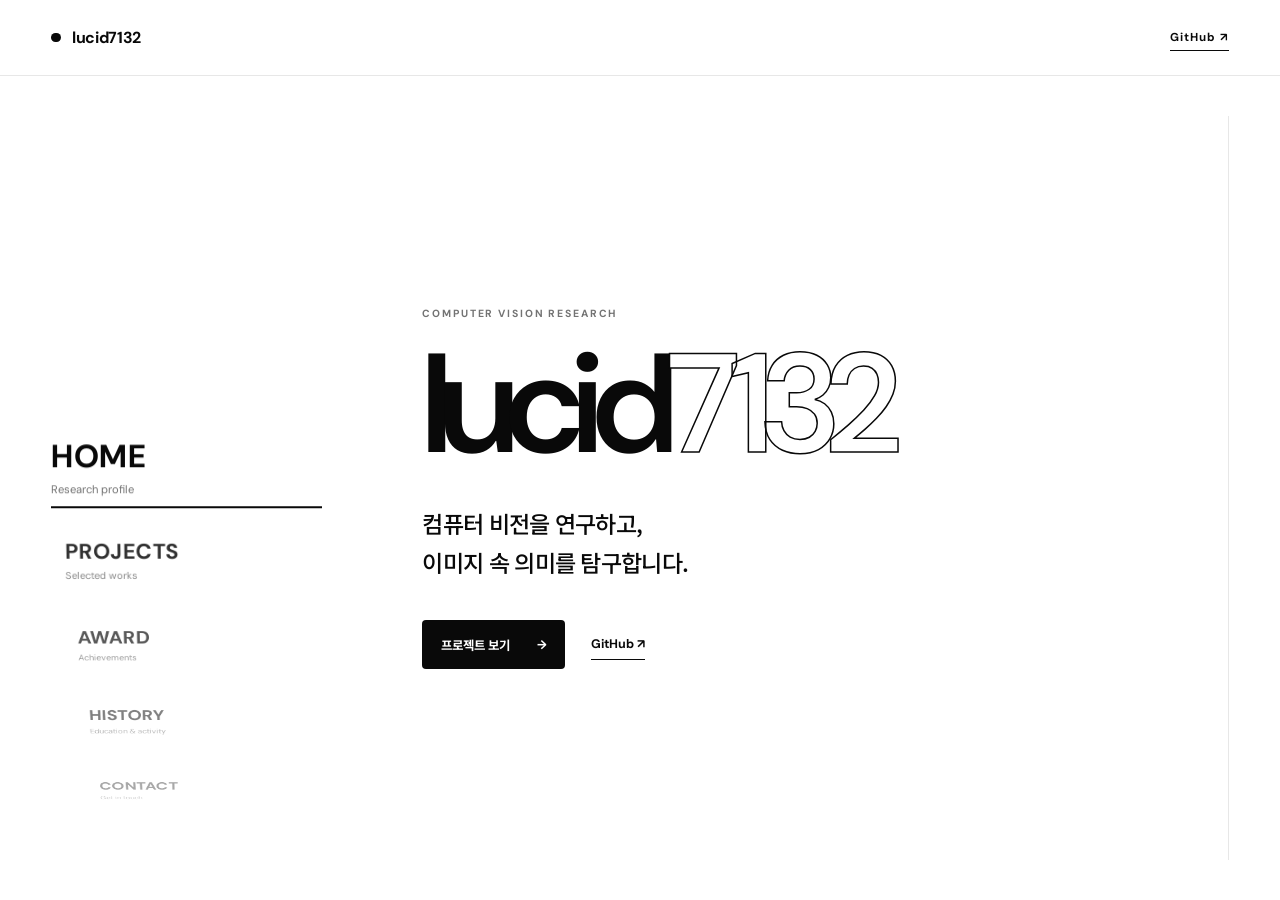
<file: index.html>
<!doctype html>
<html lang="ko">
<head>
  <meta charset="UTF-8"><meta name="viewport" content="width=device-width,initial-scale=1">
  <meta name="description" content="컴퓨터 비전을 연구하는 lucid7132의 프로젝트 포트폴리오">
  <meta name="theme-color" content="#ffffff">
  <meta property="og:title" content="lucid7132 — Computer Vision Research">
  <meta property="og:description" content="컴퓨터 비전을 연구하고 이미지 속 의미를 탐구합니다.">
  <meta property="og:type" content="website"><meta property="og:url" content="https://lucid7132.github.io">
  <title>lucid7132 — Computer Vision Research</title>
  <link rel="preconnect" href="https://fonts.googleapis.com"><link rel="preconnect" href="https://fonts.gstatic.com" crossorigin>
  <link href="https://fonts.googleapis.com/css2?family=DM+Sans:wght@400;500;600;700&family=Noto+Sans+KR:wght@400;500;600;700&display=swap" rel="stylesheet">
  <link rel="stylesheet" href="./css/style.css?v=local-history-5"><script src="./js/main.js?v=local-history-1" defer></script>
</head>
<body data-active-page="home">
<a class="skip" href="#home">홈 화면으로 건너뛰기</a>
<header class="header"><a class="brand page-link" href="#home" data-page="home"><i></i><span>lucid7132</span></a><a class="github-link" href="https://github.com/lucid7132" target="_blank" rel="noreferrer">GitHub ↗</a></header>

<aside class="stack-nav" aria-label="페이지 선택">
  <button class="stack-card page-link" type="button" data-page="home" data-index="0"><strong>HOME</strong><small>Research profile</small></button>
  <button class="stack-card page-link" type="button" data-page="projects" data-index="1"><strong>PROJECTS</strong><small>Selected works</small></button>
  <button class="stack-card page-link" type="button" data-page="award" data-index="2"><strong>AWARD</strong><small>Achievements</small></button>
  <button class="stack-card page-link" type="button" data-page="history" data-index="3"><strong>HISTORY</strong><small>Education & activity</small></button>
  <button class="stack-card page-link" type="button" data-page="contact" data-index="4"><strong>CONTACT</strong><small>Get in touch</small></button>
</aside>

<main id="main">
  <section class="page home active" id="home" data-page-panel="home" aria-hidden="false">
    <div class="home-inner"><p class="eyebrow">COMPUTER VISION RESEARCH</p><h1>lucid<span>7132</span></h1><p class="lead">컴퓨터 비전을 연구하고,<br>이미지 속 의미를 탐구합니다.</p><div class="actions"><button class="btn primary page-link" type="button" data-page="projects">프로젝트 보기 <span>→</span></button><a class="btn text" href="https://github.com/lucid7132" target="_blank" rel="noreferrer">GitHub ↗</a></div></div>
  </section>

  <section class="page projects" id="projects" data-page-panel="projects" aria-hidden="true">
    <div class="projects-inner"><div class="section-head"><p class="num">PROJECT HISTORY</p><h2>수행한<br>프로젝트</h2><p>연구와 프로젝트 기록입니다.</p></div><div class="timeline" aria-hidden="true"></div></div>
  </section>

  <section class="page award-page" id="award" data-page-panel="award" aria-hidden="true">
    <div class="award-list-layout">
      <div class="award-heading"><p class="num">AWARD HISTORY</p><h2>수상<br>이력</h2><p>수상 기록을 한눈에 확인할 수 있습니다.<br>목록이 길어지면 이 영역 안에서 스크롤됩니다.</p></div>
      <div class="award-scroll" aria-label="수상 이력 목록">
        <article class="award-entry" data-award="hackathon">
          <figure class="award-entry-media"><img src="./assets/images/medical-ai-hackathon-2026.jpg" alt="2026 강원대학교 의료 AI 해커톤 최우수상 수상 팀 기념사진"><figcaption>2026.07.29 · KANGWON NATIONAL UNIVERSITY</figcaption></figure>
          <div class="award-entry-copy"><span>2026 MEDICAL AI HACKATHON</span><h3><span class="award-event-title">의료 AI 해커톤</span><br>최우수상 <span class="award-rank">1위</span></h3><p>대장내시경 용종 의심 영역을 실시간으로 분할하는 의료 컴퓨터 비전 프로젝트로 <strong>강원대학교 AI 부트캠프 의료 AI 해커톤</strong>에서 최우수상을 수상했습니다.</p></div>
        </article>
        <article class="award-entry uni2-entry" data-award="uni2">
          <figure class="award-entry-media"><img src="./assets/images/uni2-market-award-2026.jpg" alt="2026 대한민국 학생창업주간 Uni 2 Market 최우수상 수상 사진"><figcaption>2026.07.09 · UNI 2 MARKET</figcaption></figure>
          <div class="award-entry-copy"><span>2026 KOREA STUDENT STARTUP WEEK</span><h3>Uni 2 Market<br>최우수상</h3><p>윤동건·박준영 팀이 교육부 주관 제3회 대한민국 학생창업주간의 <strong>Uni 2 Market</strong>에서 최우수상을 수상했습니다.</p></div>
        </article>
      </div>
    </div>
    <div class="award-detail" aria-hidden="true" aria-label="수상 상세 내용">
      <div class="award-detail-inner">
        <button class="award-detail-back" type="button">← 수상 목록</button>
        <figure class="award-detail-visual"><img id="award-detail-image" src="./assets/images/medical-ai-hackathon-2026.jpg" alt="2026 강원대학교 의료 AI 해커톤 최우수상 수상 팀 기념사진"><figcaption id="award-detail-caption">2026.07.29 · KANGWON NATIONAL UNIVERSITY</figcaption></figure>
        <div class="award-detail-copy">
          <p class="num">AWARD DETAIL</p>
          <span class="award-detail-kicker" id="award-detail-kicker">2026 MEDICAL AI HACKATHON</span>
          <h2 id="award-detail-title"><span class="award-event-title">의료 AI 해커톤</span><br>최우수상 <span class="award-rank">1위</span></h2>
          <p class="award-detail-lead" id="award-detail-lead">대장내시경 용종 의심 영역을 실시간으로 분할하는 의료 컴퓨터 비전 프로젝트로 <strong>강원대학교 AI 부트캠프 의료 AI 해커톤</strong>에서 최우수상을 수상했습니다.</p>
          <div class="award-detail-info"><div><small>PROJECT</small><p id="award-detail-project">실시간 대장내시경 용종 의심 영역 분할</p></div><div><small>APPROACH</small><p id="award-detail-approach">SegFormer-B0 기반 Medical AI · Computer Vision</p></div><div><small>RESULT</small><p id="award-detail-result">2026 의료 AI 해커톤 최우수상 · 1위</p></div></div>
          <a class="award-detail-link" id="award-detail-link" href="https://github.com/lucid7132" target="_blank" rel="noreferrer">GitHub 프로필 보기 ↗</a>
        </div>
      </div>
    </div>
  </section>

  <section class="page history-page" id="history" data-page-panel="history" aria-hidden="true">
    <div class="history-layout">
      <ol class="history-list" aria-label="학업 및 활동 연혁">
        <li class="history-item completed"><time datetime="2026-07-29"><strong>2026</strong><span>07.29 — 07.30</span></time><div><span class="history-status">완료</span><small>HACKATHON</small><h3>강원대학교 AI 부트캠프 의료 AI 해커톤</h3></div></li>
        <li class="history-item completed"><time datetime="2026-07-07"><strong>2026</strong><span>07.07 — 07.09</span></time><div><span class="history-status">완료</span><small>PROGRAM</small><h3>[A07] Uni 2 Market 수료</h3></div></li>
        <li class="history-item completed"><time datetime="2025-08-24"><strong>2025</strong><span>08.24 — 08.28</span></time><div><span class="history-status">완료</span><small>PROGRAM</small><h3>LLM을 활용한 나만의 비서 만들기<br>AI 융합 아카데미 수료</h3></div></li>
        <li class="history-item ongoing"><time datetime="2025-04"><strong>2025</strong><span>04 — PRESENT</span></time><div><span class="history-status">진행 중</span><small>RESEARCH</small><h3>CVMIP Lab 학부연구생</h3></div></li>
        <li class="history-item ongoing"><time datetime="2022-03"><strong>2022</strong><span>03 — PRESENT</span></time><div><span class="history-status">진행 중</span><small>EDUCATION</small><h3>강원대학교 컴퓨터공학과</h3></div></li>
      </ol>
    </div>
  </section>

  <section class="page contact" id="contact" data-page-panel="contact" aria-hidden="true">
    <div class="contact-inner"><p class="num">CONTACT</p><span class="contact-label">LET'S CONNECT</span><h2>새로운 연구와<br>협업에 열려 있습니다.</h2><a class="contact-link" href="https://github.com/lucid7132" target="_blank" rel="noreferrer">GitHub에서 연락하기 <span>↗</span></a></div>
  </section>
</main>
</body></html>
</file>
<file: css/style.css>
:root{--white:#fff;--black:#090909;--gray-25:#fafafa;--gray-50:#f4f4f4;--gray-100:#e7e7e7;--gray-300:#b7b7b7;--gray-500:#737373;--pad:clamp(1.25rem,4vw,4.5rem);--header:4.75rem;--rail:clamp(16rem,22vw,21rem)}*{box-sizing:border-box}html,body{height:100%;overflow:hidden}body{margin:0;color:var(--black);background:var(--white);font-family:"DM Sans","Noto Sans KR","Pretendard","Apple SD Gothic Neo","Malgun Gothic",sans-serif;-webkit-font-smoothing:antialiased}button{color:inherit;font:inherit}a{color:inherit;text-decoration:none}.skip{position:fixed;top:-4rem;left:1rem;z-index:100;padding:.75rem 1rem;background:var(--black);color:white}.skip:focus{top:1rem}.header{position:fixed;z-index:40;inset:0 0 auto;height:var(--header);padding:0 var(--pad);display:flex;align-items:center;justify-content:space-between;border-bottom:1px solid var(--gray-100);background:rgba(255,255,255,.9);backdrop-filter:blur(16px)}.brand{display:flex;align-items:center;gap:.7rem;font-weight:700;letter-spacing:-.02em}.brand i{width:.6rem;height:.6rem;background:var(--black);border-radius:50%}.github-link{font-size:.72rem;font-weight:700;letter-spacing:.08em;border-bottom:1px solid var(--black);padding:.35rem 0}
.stack-nav{position:fixed;z-index:30;left:var(--pad);top:50%;width:calc(var(--rail) - var(--pad));height:min(31rem,66vh);transform:translateY(-47%);perspective:900px;perspective-origin:50% 50%}.stack-label{position:absolute;top:0;left:0;color:var(--gray-500);font-size:.58rem;font-weight:700;letter-spacing:.2em}.stack-card{--offset:0;--depth:0;position:absolute;left:0;top:48%;width:100%;height:7.6rem;padding:1rem 1.1rem;display:grid;grid-template-columns:2.25rem 1fr;grid-template-rows:1fr 1fr;align-items:center;text-align:left;border:1px solid var(--gray-300);border-radius:.6rem;background:rgba(255,255,255,.94);box-shadow:0 calc(var(--depth)*8px + 8px) calc(var(--depth)*16px + 22px) rgba(0,0,0,calc(.06 + var(--depth)*.02));transform-origin:center center;transform:translateY(calc(-50% + var(--offset)*5.3rem)) translateZ(calc(var(--depth)*-3.2rem)) rotateX(calc(var(--offset)*-11deg)) scale(calc(1 - var(--depth)*.055));opacity:calc(1 - var(--depth)*.18);cursor:pointer;transition:transform .58s cubic-bezier(.2,.8,.2,1),opacity .4s,background .35s,color .35s,border-color .35s,box-shadow .5s}.stack-card:hover{border-color:var(--black)}.stack-card.current{color:white;background:var(--black);border-color:var(--black);box-shadow:0 22px 50px rgba(0,0,0,.2)}.stack-card>span{grid-row:1/3;align-self:start;padding-top:.22rem;color:var(--gray-500);font-size:.62rem;font-weight:700}.stack-card.current>span{color:#a9a9a9}.stack-card strong{align-self:end;font-size:1.15rem;letter-spacing:.02em}.stack-card small{align-self:start;margin-top:.2rem;color:var(--gray-500);font-size:.62rem}.stack-card.current small{color:#bdbdbd}.wheel-hint{position:absolute;bottom:0;left:0;display:flex;align-items:center;gap:.7rem;color:var(--gray-500);font-size:.54rem;font-weight:700;letter-spacing:.14em}.wheel-hint i{width:2rem;height:1px;background:var(--gray-300)}
main{position:relative;height:100svh;overflow:hidden}.page{position:absolute;inset:0;padding:var(--header) var(--pad) 0 var(--rail);visibility:hidden;opacity:0;transform:translateY(2rem);pointer-events:none;overflow:hidden;transition:opacity .35s ease,transform .55s cubic-bezier(.2,.8,.2,1),visibility 0s linear .55s}.page.preparing{visibility:visible;transition:none;transform:translateY(2.5rem)}.page.active{visibility:visible;opacity:1;transform:none;pointer-events:auto}.page.leaving{visibility:visible;opacity:0;transform:translateY(-1.5rem);transition:opacity .28s,transform .38s}.page-count{position:absolute;right:var(--pad);bottom:1.5rem;display:flex;align-items:center;gap:.7rem;color:var(--gray-500);font-size:.58rem;font-weight:700;letter-spacing:.15em}.page-count i{width:2.4rem;height:1px;background:var(--gray-300)}
.home{display:grid;align-items:center;background:var(--white)}.home:after{content:"";position:absolute;right:var(--pad);top:calc(var(--header) + 2.5rem);bottom:2.5rem;width:1px;background:var(--gray-100)}.home-inner{width:min(100%,66rem);padding-left:clamp(2rem,6vw,7rem)}.eyebrow,.num{margin:0;color:var(--gray-500);font-size:.65rem;font-weight:700;letter-spacing:.18em}.home h1{margin:1.5rem 0 0;font-size:clamp(5.4rem,11vw,11rem);font-weight:600;line-height:.86;letter-spacing:-.085em}.home h1 span{color:white;-webkit-text-stroke:1.5px var(--black);text-stroke:1.5px var(--black)}.lead{margin:2.4rem 0 0;font-family:"Noto Sans KR","Pretendard","Apple SD Gothic Neo","Malgun Gothic",sans-serif;font-size:clamp(1.15rem,1.8vw,1.5rem);font-weight:500;line-height:1.7;letter-spacing:-.03em}.actions{display:flex;align-items:center;gap:1.6rem;margin-top:2.4rem}.btn{display:inline-flex;align-items:center;gap:1.7rem;border:0;background:none;font-size:.78rem;font-weight:700;cursor:pointer}.primary{padding:.95rem 1.15rem;color:white;background:var(--black);border-radius:.25rem;transition:.2s}.primary:hover{transform:translateY(-2px)}.text{padding:.45rem 0;border-bottom:1px solid var(--black)}
.projects{background:var(--gray-25)}.projects-inner{height:calc(100svh - var(--header));padding:clamp(2.2rem,5vh,4.5rem) 0 4.5rem;display:grid;grid-template-columns:minmax(14rem,.55fr) minmax(0,1.45fr);gap:clamp(2.5rem,5vw,6rem);align-items:start}.section-head{padding-top:.25rem}.section-head h2,.contact h2{margin:1.25rem 0 0;font-family:"Noto Sans KR","Pretendard","Apple SD Gothic Neo","Malgun Gothic",sans-serif;font-size:clamp(2.8rem,5vw,5.2rem);font-weight:600;line-height:1.12;letter-spacing:-.065em}.section-head>p:last-child{margin:2rem 0 0;color:var(--gray-500);font-size:.8rem;line-height:1.8}.timeline{border-top:1px solid var(--black)}.loading{padding:2rem;color:var(--gray-500)}.project-row{display:grid;grid-template-columns:4.5rem minmax(0,1fr) 2.5rem;gap:1.1rem;align-items:start;min-height:clamp(10rem,20vh,12.5rem);padding:1.5rem .3rem;border-bottom:1px solid var(--gray-300);transition:background .22s,padding .22s}.project-row:hover,.project-row:focus-visible{padding-left:.8rem;background:white;outline:none}.project-row time{color:var(--gray-500);font-size:.88rem;font-weight:700}.project-main small{color:var(--gray-500);font-size:.56rem;font-weight:700;letter-spacing:.12em}.project-main h3{margin:.45rem 0 .5rem;font-family:"Noto Sans KR","Pretendard","Apple SD Gothic Neo","Malgun Gothic",sans-serif;font-size:clamp(1.2rem,1.9vw,1.75rem);letter-spacing:-.04em}.project-main p{max-width:44rem;margin:0;color:var(--gray-500);font-size:.78rem;line-height:1.65}.award{display:inline-flex;margin-top:.65rem;padding:.33rem .5rem;color:white;background:var(--black);border-radius:.2rem;font-size:.58rem}.stack{grid-column:2;display:flex;flex-wrap:wrap;gap:.35rem}.stack span{padding:.34rem .5rem;border:1px solid var(--gray-300);border-radius:.2rem;background:white;font-size:.55rem;font-weight:600}.arrow{grid-column:3;grid-row:1/3;width:2.2rem;height:2.2rem;display:grid;place-items:center;border:1px solid var(--gray-300);border-radius:50%;transition:.2s}.project-row:hover .arrow{color:white;background:var(--black);border-color:var(--black);transform:translate(2px,-2px)}
.contact{display:grid;align-items:center;color:white;background:var(--black)}body[data-active-page=contact] .header{color:white;background:rgba(9,9,9,.9);border-color:#222}body[data-active-page=contact] .brand i{background:white}body[data-active-page=contact] .github-link{border-color:white}body[data-active-page=contact] .stack-label,body[data-active-page=contact] .wheel-hint{color:#aaa}body[data-active-page=contact] .stack-card{color:white;background:#151515;border-color:#3b3b3b}body[data-active-page=contact] .stack-card.current{color:var(--black);background:white;border-color:white}body[data-active-page=contact] .stack-card.current>span,body[data-active-page=contact] .stack-card.current small{color:#666}.contact-inner{padding-left:clamp(2rem,6vw,7rem)}.contact .num{color:#aaa}.contact-label{display:block;margin-top:1.8rem;color:#aaa;font-size:.62rem;letter-spacing:.17em}.contact h2{color:white;font-size:clamp(3.2rem,6vw,6.5rem)}.contact-link{display:inline-flex;gap:2.5rem;margin-top:3rem;padding:.9rem 0;border-bottom:1px solid #666;font-weight:600}.contact .page-count{color:#aaa}.contact .page-count i{background:#555}
@media(max-width:900px){:root{--rail:13rem}.stack-nav{width:10.5rem}.stack-card{height:6.5rem;transform:translateY(calc(-50% + var(--offset)*4.5rem)) translateZ(calc(var(--depth)*-2.8rem)) rotateX(calc(var(--offset)*-10deg)) scale(calc(1 - var(--depth)*.06))}.stack-card strong{font-size:.95rem}.stack-card small{display:none}.home-inner,.contact-inner{padding-left:1rem}.projects-inner{grid-template-columns:1fr;gap:1.5rem;padding-top:2rem}.section-head{display:grid;grid-template-columns:1fr 1fr;gap:.75rem}.section-head h2{margin-top:.7rem}.section-head>p:last-child{grid-column:2;grid-row:1/3;margin:0}.project-row{min-height:9rem}}
@media(max-width:650px){:root{--header:4.25rem;--rail:0rem}.header{padding:0 1rem}.stack-nav{left:1rem;right:1rem;top:auto;bottom:.8rem;width:auto;height:4.2rem;transform:none;perspective:none;display:grid;grid-template-columns:repeat(3,1fr);gap:.4rem}.stack-label,.wheel-hint{display:none}.stack-card{position:relative;inset:auto!important;width:auto;height:3.5rem;padding:.55rem .65rem;display:flex;gap:.45rem;justify-content:center;border-radius:.3rem;transform:none!important;opacity:1!important;box-shadow:none}.stack-card>span{grid-row:auto;padding:0;font-size:.5rem}.stack-card strong{font-size:.68rem}.page{padding:var(--header) 1rem 5.4rem}.home-inner,.contact-inner{padding:0;text-align:center}.home h1{font-size:clamp(4.3rem,22vw,7rem)}.lead br{display:none}.actions{justify-content:center}.projects-inner{display:block;padding:1.5rem 0 1rem;overflow-y:auto}.section-head{display:block;margin-bottom:1.2rem}.section-head h2{font-size:2.5rem}.section-head>p:last-child{margin-top:.8rem}.section-head>p:last-child br{display:none}.timeline{margin-bottom:1rem}.project-row{grid-template-columns:3.5rem 1fr 2.1rem;min-height:0;padding:1.2rem .2rem}.project-main p{font-size:.72rem}.page-count{display:none}.contact h2{font-size:clamp(2.8rem,13vw,4.5rem)}}
@media(max-height:700px) and (min-width:651px){.stack-nav{height:27rem}.home-inner,.contact-inner{transform:scale(.86);transform-origin:left center}.projects-inner{padding-top:1.4rem}.project-row{min-height:8.2rem}.section-head>p:last-child{margin-top:1rem}}
@media(prefers-reduced-motion:reduce){.page,.page.leaving,.page.preparing,.stack-card{transition:none}.page{transform:none}}
/* index-typography-stack */
:root{--rail:clamp(20rem,27vw,27rem)}
.stack-nav{width:calc(var(--rail) - var(--pad));height:min(36rem,74vh);perspective:1100px}
.stack-label{font-size:.68rem;letter-spacing:.24em}
.stack-card{height:9rem;padding:.75rem 0;grid-template-columns:3.25rem 1fr;border:0;border-radius:0;background:transparent;box-shadow:none;transform:translateY(calc(-50% + var(--offset)*6.25rem)) translateZ(calc(var(--depth)*-3.8rem)) rotateX(calc(var(--offset)*-9deg)) scale(calc(1 - var(--depth)*.045));opacity:calc(1 - var(--depth)*.16);transition:transform .58s cubic-bezier(.2,.8,.2,1),opacity .4s,color .35s}
.stack-card:after{content:"";position:absolute;left:3.25rem;right:100%;bottom:1.25rem;height:2px;background:currentColor;transition:right .4s cubic-bezier(.2,.8,.2,1)}
.stack-card:hover{border:0;color:var(--black)}
.stack-card.current{color:var(--black);background:transparent;border:0;box-shadow:none}
.stack-card.current:after{right:12%}
.stack-card>span{font-size:.72rem}.stack-card.current>span{color:var(--black)}
.stack-card strong{font-size:1.5rem;transition:font-size .35s}.stack-card.current strong{font-size:2rem}
.stack-card small{font-size:.7rem}.stack-card.current small{color:var(--gray-500)}
.wheel-hint{font-size:.62rem}.wheel-hint i{width:2.8rem}
body[data-active-page=contact] .stack-card{color:#777;background:transparent;border:0}
body[data-active-page=contact] .stack-card.current{color:white;background:transparent;border:0}
body[data-active-page=contact] .stack-card.current>span,body[data-active-page=contact] .stack-card.current small{color:#aaa}
@media(max-width:900px){:root{--rail:16rem}.stack-nav{width:13.5rem}.stack-card{height:7.5rem;grid-template-columns:2.6rem 1fr;transform:translateY(calc(-50% + var(--offset)*5.2rem)) translateZ(calc(var(--depth)*-3rem)) rotateX(calc(var(--offset)*-8deg)) scale(calc(1 - var(--depth)*.05))}.stack-card:after{left:2.6rem}.stack-card strong{font-size:1.15rem}.stack-card.current strong{font-size:1.5rem}}
@media(max-width:650px){:root{--rail:0rem}.stack-nav{width:auto;height:4.2rem}.stack-card{height:3.5rem;padding:.55rem .3rem;border:0;background:transparent}.stack-card:after{left:20%;right:80%;bottom:.25rem;height:1px}.stack-card.current:after{right:20%}.stack-card.current{color:var(--black);background:transparent}.stack-card strong,.stack-card.current strong{font-size:.72rem}body[data-active-page=contact] .stack-card{background:transparent}body[data-active-page=contact] .stack-card.current{color:white;background:transparent}}

/* award-page-and-numberless-stack */
.stack-nav{height:min(40rem,78vh)}
.stack-card{display:block;padding:1.35rem 0;text-align:left}
.stack-card strong,.stack-card small{display:block}
.stack-card strong{margin-top:1.15rem}.stack-card small{margin-top:.35rem}
.stack-card:after{left:0}.stack-card.current:after{right:8%}
.award-page{background:var(--gray-50)}
.award-layout{width:min(100%,92rem);height:calc(100svh - var(--header));padding:clamp(2rem,4vh,3.5rem) 0 4rem;display:grid;grid-template-columns:minmax(0,1.2fr) minmax(20rem,.8fr);gap:clamp(2.5rem,5vw,6rem);align-items:center}
.award-figure{margin:0;min-width:0}.award-figure img{display:block;width:100%;max-height:68vh;aspect-ratio:4/3;object-fit:cover;filter:grayscale(1) contrast(1.04);transition:filter .6s ease}.award-figure:hover img{filter:grayscale(.15) contrast(1.02)}.award-figure figcaption{margin-top:.75rem;color:var(--gray-500);font-size:.56rem;font-weight:700;letter-spacing:.13em}
.award-copy{max-width:34rem}.award-kicker{display:block;margin-top:1.5rem;color:var(--gray-500);font-size:.62rem;font-weight:700;letter-spacing:.16em}.award-copy h2{margin:1rem 0 0;font-family:"Noto Sans KR","Pretendard","Apple SD Gothic Neo","Malgun Gothic",sans-serif;font-size:clamp(3.4rem,6vw,6.6rem);font-weight:600;line-height:.95;letter-spacing:-.07em}.award-copy h2 em{font-style:normal;color:white;-webkit-text-stroke:1.5px var(--black);text-stroke:1.5px var(--black)}.award-description{margin:2rem 0 0;color:var(--gray-500);font-size:.84rem;line-height:1.8}.award-description strong{color:var(--black)}.award-copy dl{display:grid;grid-template-columns:repeat(3,1fr);gap:1rem;margin:2rem 0 0;padding-top:1.25rem;border-top:1px solid var(--gray-300)}.award-copy dl div{min-width:0}.award-copy dt{color:var(--gray-500);font-size:.52rem;font-weight:700;letter-spacing:.12em}.award-copy dd{margin:.45rem 0 0;font-size:.68rem;font-weight:600;line-height:1.4}.award-link{display:inline-flex;gap:2.5rem;margin-top:2rem;padding:.75rem 0;border-bottom:1px solid var(--black);font-size:.75rem;font-weight:700}
@media(max-width:1100px){.award-layout{grid-template-columns:1fr 1fr;gap:2rem}.award-copy dl{grid-template-columns:1fr 1fr}.award-copy dl div:last-child{display:none}}
@media(max-width:900px){.stack-nav{height:min(34rem,72vh)}.stack-card{padding:1rem 0}.stack-card strong{margin-top:.8rem}.award-layout{grid-template-columns:1.05fr .95fr;padding-top:2rem}.award-figure img{max-height:58vh}.award-description{font-size:.76rem}.award-copy dl{display:none}}
@media(max-width:650px){.stack-nav{height:4.2rem}.stack-card{display:flex;padding:.55rem .3rem;text-align:center}.stack-card strong,.stack-card.current strong{margin:0}.stack-card:after{left:20%}.stack-card.current:after{right:20%}.award-page{overflow-y:auto}.award-layout{height:auto;min-height:calc(100svh - var(--header) - 5.4rem);display:block;padding:1.25rem 0 2rem}.award-figure img{max-height:none;aspect-ratio:16/10}.award-figure figcaption{margin-top:.5rem}.award-copy{margin-top:1.5rem}.award-kicker{margin-top:.75rem}.award-copy h2{font-size:3.4rem}.award-description{margin-top:1.2rem}.award-link{margin-top:1.25rem}}

/* context-scroll-lists */
.timeline{max-height:calc(100svh - var(--header) - 6.5rem);overflow-y:auto;overscroll-behavior:contain;scrollbar-width:thin;scrollbar-color:var(--gray-300) transparent}
.award-list-layout{height:calc(100svh - var(--header));padding:clamp(2rem,4vh,3.5rem) 0 4rem;display:grid;grid-template-columns:minmax(14rem,.5fr) minmax(0,1.5fr);gap:clamp(2.5rem,5vw,6rem)}
.award-heading{padding-top:.25rem}.award-heading h2{margin:1.25rem 0 0;font-family:"Noto Sans KR","Pretendard","Apple SD Gothic Neo","Malgun Gothic",sans-serif;font-size:clamp(2.8rem,5vw,5.2rem);font-weight:600;line-height:1.12;letter-spacing:-.065em}.award-heading>p:last-child{margin:2rem 0 0;color:var(--gray-500);font-size:.8rem;line-height:1.8}
.award-scroll{min-height:0;max-height:calc(100svh - var(--header) - 7rem);overflow-y:auto;overscroll-behavior:contain;padding-right:.65rem;border-top:1px solid var(--black);scrollbar-width:thin;scrollbar-color:var(--gray-300) transparent}
.award-entry{display:grid;grid-template-columns:minmax(13rem,.85fr) minmax(0,1.15fr);gap:clamp(1.5rem,3vw,3rem);align-items:center;padding:1.5rem 0;border-bottom:1px solid var(--gray-300)}
.award-entry-media{min-width:0;margin:0}.award-entry-media img{display:block;width:100%;aspect-ratio:16/10;object-fit:cover;filter:grayscale(1) contrast(1.04)}.award-entry-media figcaption{margin-top:.55rem;color:var(--gray-500);font-size:.5rem;font-weight:700;letter-spacing:.1em}
.award-entry-copy>span{color:var(--gray-500);font-size:.54rem;font-weight:700;letter-spacing:.13em}.award-entry-copy h3{margin:.55rem 0 .65rem;font-family:"Noto Sans KR","Pretendard","Apple SD Gothic Neo","Malgun Gothic",sans-serif;font-size:clamp(1.5rem,2.5vw,2.5rem);letter-spacing:-.05em}.award-entry-copy p{margin:0;color:var(--gray-500);font-size:.76rem;line-height:1.75}.award-entry-copy p strong{color:var(--black)}.award-meta{display:flex;flex-wrap:wrap;gap:.35rem;margin-top:.85rem}.award-meta b{padding:.33rem .48rem;border:1px solid var(--gray-300);background:white;font-size:.52rem}.award-entry-copy>a{display:inline-block;margin-top:1rem;padding:.4rem 0;border-bottom:1px solid var(--black);font-size:.68rem;font-weight:700}
.award-placeholder{position:relative;aspect-ratio:16/10;display:grid;place-items:center;overflow:hidden;color:white;background:#111}.award-placeholder:before,.award-placeholder:after{content:"";position:absolute;border:1px solid #444;border-radius:50%}.award-placeholder:before{width:58%;aspect-ratio:1}.award-placeholder:after{width:34%;aspect-ratio:1}.award-placeholder span{position:absolute;top:1rem;left:1rem;color:#aaa;font-size:.5rem;font-weight:700;letter-spacing:.15em}.award-placeholder strong{position:relative;z-index:1;font-size:clamp(4rem,7vw,7rem);font-weight:500;letter-spacing:-.08em}.award-placeholder i{position:absolute;left:1rem;right:1rem;bottom:1rem;height:1px;background:#444}
.award-entry.temporary{opacity:.68}
@media(max-width:1000px){.award-list-layout{grid-template-columns:1fr;gap:1.5rem;padding-top:2rem}.award-heading{display:grid;grid-template-columns:1fr 1fr;gap:.75rem}.award-heading h2{margin-top:.7rem}.award-heading>p:last-child{grid-column:2;grid-row:1/3;margin:0}.award-scroll{max-height:calc(100svh - var(--header) - 13rem)}.award-entry{grid-template-columns:minmax(11rem,.75fr) minmax(0,1.25fr)}}
@media(max-width:650px){.timeline{max-height:none;overflow:visible}.award-page{overflow-y:auto}.award-list-layout{height:auto;display:block;padding:1.5rem 0 1rem}.award-heading{display:block;margin-bottom:1.25rem}.award-heading h2{font-size:2.5rem}.award-heading>p:last-child{margin-top:.8rem}.award-heading>p:last-child br{display:none}.award-scroll{max-height:none;overflow:visible;padding:0}.award-entry{display:block;padding:1.25rem 0}.award-entry-copy{margin-top:1rem}.award-entry-copy h3{font-size:1.65rem}}

/* award-color-accent */
.award-entry:not(.temporary) .award-entry-media img{filter:none}
.award-entry:not(.temporary) .award-entry-copy h3{color:#090909;font-size:clamp(1.8rem,2.9vw,2.9rem)}
.award-entry:not(.temporary) .award-meta b{color:#1742cf;border-color:#b8c7ff;background:#eef2ff}
.award-rank{display:inline-block;margin-left:.16em;color:#fff;font-size:1.14em;font-weight:800;letter-spacing:-.08em;-webkit-text-stroke:1.5px #090909;paint-order:stroke fill}

/* award-detail-slide */
.award-list-layout{transition:transform .46s cubic-bezier(.2,.8,.2,1),opacity .3s ease}
.award-entry{cursor:pointer;transition:background .2s ease,padding .2s ease}
.award-entry:hover,.award-entry:focus-visible{padding-left:.6rem;padding-right:.6rem;background:#f6f7fb;outline:none}
.award-page.detail-open .award-list-layout{transform:translateX(-105%);opacity:0;visibility:hidden;pointer-events:none;transition:transform .46s cubic-bezier(.2,.8,.2,1),opacity .18s ease,visibility 0s linear .46s}
.award-detail{position:absolute;z-index:8;inset:var(--header) 0 0 var(--rail);padding:clamp(1.5rem,3vh,2.75rem) var(--pad) 3rem 0;overflow-y:auto;background:var(--white);visibility:hidden;opacity:0;pointer-events:none;transform:translateX(105%);transition:transform .52s cubic-bezier(.2,.8,.2,1),opacity .3s ease,visibility 0s linear .52s}
.award-page.detail-open .award-detail{visibility:visible;opacity:1;pointer-events:auto;transform:none;transition-delay:0s}
.award-detail-inner{min-height:calc(100svh - var(--header) - 5rem);display:grid;grid-template-columns:minmax(18rem,1fr) minmax(20rem,.9fr);grid-template-rows:auto 1fr;gap:clamp(1.75rem,4vw,4.5rem);align-items:center}
.award-detail-back{grid-column:1/-1;justify-self:start;padding:.45rem 0;border:0;border-bottom:1px solid var(--black);background:none;font-size:.68rem;font-weight:700;cursor:pointer}
.award-detail-visual{min-width:0;margin:0}.award-detail-visual img{display:block;width:100%;aspect-ratio:16/10;object-fit:cover}.award-detail-visual figcaption{margin-top:.65rem;color:var(--gray-500);font-size:.52rem;font-weight:700;letter-spacing:.1em}
.award-detail-kicker{display:block;margin-top:1.25rem;color:var(--gray-500);font-size:.58rem;font-weight:700;letter-spacing:.14em}.award-detail-copy h2{margin:.6rem 0 1rem;font-family:"Noto Sans KR","Pretendard","Apple SD Gothic Neo","Malgun Gothic",sans-serif;font-size:clamp(2.5rem,4.8vw,5rem);line-height:1;letter-spacing:-.07em}.award-detail-lead{margin:0;color:var(--gray-500);font-size:.82rem;line-height:1.8}.award-detail-lead strong{color:var(--black)}
.award-detail-info{display:grid;grid-template-columns:repeat(3,1fr);gap:.8rem;margin-top:1.5rem;padding-top:1.1rem;border-top:1px solid var(--gray-300)}.award-detail-info small{color:var(--gray-500);font-size:.48rem;font-weight:700;letter-spacing:.12em}.award-detail-info p{margin:.4rem 0 0;font-size:.65rem;line-height:1.55}.award-detail-copy .award-meta b{color:#1742cf;border-color:#b8c7ff;background:#eef2ff}.award-detail-link{display:inline-block;margin-top:1.35rem;padding:.5rem 0;border-bottom:1px solid var(--black);font-size:.7rem;font-weight:700}
@media(max-width:1000px){.award-detail-inner{grid-template-columns:1fr 1fr;gap:2rem}.award-detail-info{grid-template-columns:1fr}.award-detail-copy h2{font-size:clamp(2.4rem,5vw,4rem)}}
@media(max-width:650px){.award-page.detail-open{overflow:hidden}.award-detail{inset:var(--header) 0 4.8rem 0;padding:1.25rem 1rem 2rem}.award-detail-inner{display:block;min-height:0}.award-detail-back{margin-bottom:1.4rem}.award-detail-copy{margin-top:1.5rem}.award-detail-copy h2{font-size:2.65rem}.award-detail-info{grid-template-columns:1fr 1fr}.award-entry:hover,.award-entry:focus-visible{padding-left:.35rem;padding-right:.35rem}}
@media(prefers-reduced-motion:reduce){.award-list-layout,.award-detail{transition:none}}

/* detail-scroll-document */
.award-detail{scrollbar-width:thin;scrollbar-color:var(--gray-300) transparent}
.award-detail-inner{display:block;width:min(100%,76rem);min-height:0;margin:0 auto;padding-bottom:18vh}
.award-detail-back{position:sticky;z-index:3;top:0;margin-bottom:1.75rem;padding:.65rem .2rem;background:rgba(255,255,255,.94);backdrop-filter:blur(10px)}
.award-detail-visual{width:100%}.award-detail-visual img{aspect-ratio:16/9;max-height:none}
.award-detail-copy{width:min(100%,58rem);margin:clamp(2.25rem,6vw,5rem) 0 0 auto;padding-bottom:2rem}
.award-detail-copy h2{font-size:clamp(3.4rem,7vw,7.2rem)}
.award-detail-lead{font-size:clamp(.9rem,1.3vw,1.08rem);line-height:1.9}
.award-detail-info{margin-top:clamp(2rem,5vw,4rem);padding-top:1.4rem}.award-detail-info p{font-size:.72rem;line-height:1.7}
@media(max-width:650px){.award-detail-inner{padding-bottom:12vh}.award-detail-back{margin-bottom:1.25rem}.award-detail-copy{margin-top:2rem}.award-detail-copy h2{font-size:3rem}.award-detail-info{grid-template-columns:1fr;margin-top:2rem}}
.award-page.detail-open:before,.award-page.detail-closing:before{content:"";position:absolute;z-index:7;left:0;top:var(--header);bottom:0;width:var(--rail);background:var(--white);pointer-events:none}
.award-image-pending{background:#f2f2f2;color:var(--black);border:1px solid var(--gray-300)}.award-image-pending:before,.award-image-pending:after{border-color:#d2d2d2}.award-image-pending span{color:var(--gray-500)}.award-image-pending i{background:#d2d2d2}
.award-detail-visual[hidden]{display:none}.award-detail.no-image .award-detail-copy{margin-top:clamp(3rem,9vh,7rem)}
@media(max-width:650px){.award-page.detail-open:before,.award-page.detail-closing:before{display:none}.award-detail.no-image .award-detail-copy{margin-top:2rem}}

/* award-detail-fade */
.projects .timeline:empty{border-top:0}
.award-list-layout{transform:none!important;filter:none;transition:opacity .28s ease,filter .34s ease,visibility 0s linear 0s}
.award-page.detail-open .award-list-layout{transform:none!important;opacity:0;filter:blur(10px);visibility:hidden;transition:opacity .24s ease,filter .3s ease,visibility 0s linear .3s}
.award-detail{transform:none!important;opacity:0;filter:blur(12px);transition:opacity .34s ease,filter .42s ease,visibility 0s linear .42s}
.award-page.detail-open .award-detail{transform:none!important;opacity:1;filter:none;transition:opacity .34s ease,filter .42s ease,visibility 0s linear 0s}

/* local-award-images */
.uni2-entry .award-entry-media img{object-position:center 43%}
.award-detail.portrait-image .award-detail-visual{width:min(100%,48rem);margin-left:auto;margin-right:auto}
.award-detail.portrait-image .award-detail-visual img{height:auto;aspect-ratio:auto;object-fit:contain}
.award-event-title{display:inline-block;white-space:nowrap}.award-detail-copy .award-event-title{font-size:.68em}

/* history-page */
.history-page{background:var(--gray-25)}
.history-layout{height:calc(100svh - var(--header));padding:clamp(2.2rem,5vh,4.5rem) 0 3rem;display:grid;grid-template-columns:minmax(14rem,.55fr) minmax(0,1.45fr);gap:clamp(2.5rem,5vw,6rem);align-items:start}
.history-heading{padding-top:.25rem}.history-heading h2{margin:1.25rem 0 0;font-family:"Noto Sans KR","Pretendard","Apple SD Gothic Neo","Malgun Gothic",sans-serif;font-size:clamp(2.8rem,5vw,5.2rem);font-weight:600;line-height:1.12;letter-spacing:-.065em}.history-heading>p:last-child{margin:2rem 0 0;color:var(--gray-500);font-size:.8rem;line-height:1.8}
.history-list{max-height:calc(100svh - var(--header) - 6rem);margin:0;padding:0;overflow-y:auto;list-style:none;border-top:1px solid var(--black);scrollbar-width:thin;scrollbar-color:var(--gray-300) transparent}
.history-item{position:relative;display:grid;grid-template-columns:9rem minmax(0,1fr);gap:clamp(1rem,3vw,3rem);align-items:center;min-height:clamp(7.5rem,16vh,10rem);padding:1.35rem .35rem;border-bottom:1px solid var(--gray-300)}
.history-item:before{content:"";position:absolute;left:8.55rem;top:50%;width:.55rem;height:.55rem;border:2px solid var(--black);border-radius:50%;background:var(--white);transform:translate(-50%,-50%)}
.history-item time{display:flex;flex-direction:column;gap:.25rem}.history-item time strong{font-size:1.45rem;letter-spacing:-.05em}.history-item time span{color:var(--gray-500);font-size:.62rem;font-weight:700;letter-spacing:.08em}.history-item small{color:var(--gray-500);font-size:.52rem;font-weight:700;letter-spacing:.14em}.history-item h3{margin:.45rem 0 0;font-family:"Noto Sans KR","Pretendard","Apple SD Gothic Neo","Malgun Gothic",sans-serif;font-size:clamp(1.15rem,2vw,1.7rem);line-height:1.4;letter-spacing:-.04em}
@media(max-width:900px){.history-layout{grid-template-columns:1fr;gap:1.5rem;padding-top:2rem}.history-heading{display:grid;grid-template-columns:1fr 1fr;gap:.75rem}.history-heading h2{margin-top:.7rem}.history-heading>p:last-child{grid-column:2;grid-row:1/3;margin:0}.history-list{max-height:calc(100svh - var(--header) - 13rem)}}
@media(max-width:650px){.stack-nav{grid-template-columns:repeat(5,1fr)}.stack-card strong,.stack-card.current strong{font-size:.62rem}.history-page{overflow-y:auto}.history-layout{height:auto;display:block;padding:1.5rem 0 1rem}.history-heading{display:block;margin-bottom:1.25rem}.history-heading h2{font-size:2.5rem}.history-heading>p:last-child{margin-top:.8rem}.history-heading>p:last-child br{display:none}.history-list{max-height:none;overflow:visible}.history-item{grid-template-columns:6.8rem 1fr;min-height:7rem;padding:1rem .2rem}.history-item:before{left:6.45rem}.history-item time strong{font-size:1.2rem}.history-item h3{font-size:1.05rem}}

/* centered-history-timeline */
.history-layout{display:block;height:calc(100svh - var(--header));padding:clamp(1.5rem,3vh,2.75rem) 0 2.5rem}
.history-list{position:relative;width:min(100%,78rem);max-height:calc(100svh - var(--header) - 4rem);margin:0 auto;padding:.75rem 0;overflow-y:auto;border:0}
.history-list:before{content:"";position:absolute;z-index:0;top:1.5rem;bottom:1.5rem;left:50%;width:2px;background:var(--black);transform:translateX(-50%)}
.history-item{position:relative;z-index:1;display:grid;grid-template-columns:minmax(0,1fr) 4.5rem minmax(0,1fr);gap:0;align-items:center;min-height:clamp(8rem,19vh,11rem);padding:1rem 0;border:0}
.history-item:before{left:50%;top:50%;width:.72rem;height:.72rem;border:3px solid var(--black);background:var(--white);transform:translate(-50%,-50%)}
.history-item:nth-child(odd) time{grid-column:1;text-align:right;align-items:flex-end;padding-right:2rem}.history-item:nth-child(odd)>div{grid-column:3;padding-left:2rem}
.history-item:nth-child(even) time{grid-column:3;align-items:flex-start;padding-left:2rem}.history-item:nth-child(even)>div{grid-column:1;grid-row:1;text-align:right;padding-right:2rem}
.history-item time strong{font-size:clamp(1.7rem,3vw,2.7rem)}.history-item time span{font-size:.66rem}.history-item h3{font-size:clamp(1.2rem,2.2vw,1.9rem)}
@media(max-width:650px){.history-layout{height:auto;padding:1.25rem 0 1rem}.history-list{width:100%;max-height:none;padding:.25rem 0 1rem;overflow:visible}.history-list:before{top:1rem;bottom:1rem;left:1.15rem}.history-item{display:block;min-height:0;padding:1.25rem .25rem 1.5rem 3.25rem;text-align:left!important}.history-item:before{left:1.15rem;top:1.75rem;width:.62rem;height:.62rem}.history-item:nth-child(odd) time,.history-item:nth-child(even) time{display:flex;flex-direction:row;align-items:baseline;gap:.65rem;padding:0;text-align:left}.history-item:nth-child(odd)>div,.history-item:nth-child(even)>div{padding:0;text-align:left}.history-item time strong{font-size:1.35rem}.history-item h3{font-size:1.1rem}}

/* history-status */
.history-list:before{background:var(--gray-300)}
.history-status{display:inline-flex;margin-right:.55rem;padding:.22rem .42rem;border-radius:999px;font-size:.5rem;font-weight:700;letter-spacing:.05em;vertical-align:middle}
.history-item.completed:before{border-color:#8b8b8b;background:#8b8b8b}.history-item.completed .history-status{color:#555;background:#e6e6e6}.history-item.completed time strong{color:#555}
.history-item.ongoing:before{border-color:#168a4a;background:#1baa5c;box-shadow:0 0 0 .3rem rgba(27,170,92,.13)}.history-item.ongoing .history-status{color:#08783c;background:#dff7e9}.history-item.ongoing time strong{color:#11934e}
.history-item.completed h3,.history-item.completed small,.history-item.completed time span{color:#626262}
.history-item.ongoing h3,.history-item.ongoing small,.history-item.ongoing time span{color:#11934e}

/* history-gradient-type */
.history-item.completed h3,.history-item.completed time strong{color:#343434;background:linear-gradient(100deg,#111 0%,#555 55%,#999 100%);-webkit-background-clip:text;background-clip:text;-webkit-text-fill-color:transparent}
.history-item.ongoing h3,.history-item.ongoing time strong{color:#11934e;background:linear-gradient(100deg,#08783c 0%,#14a85a 52%,#55e79a 100%);-webkit-background-clip:text;background-clip:text;-webkit-text-fill-color:transparent;text-shadow:0 0 18px rgba(44,213,119,.16)}
</file>
